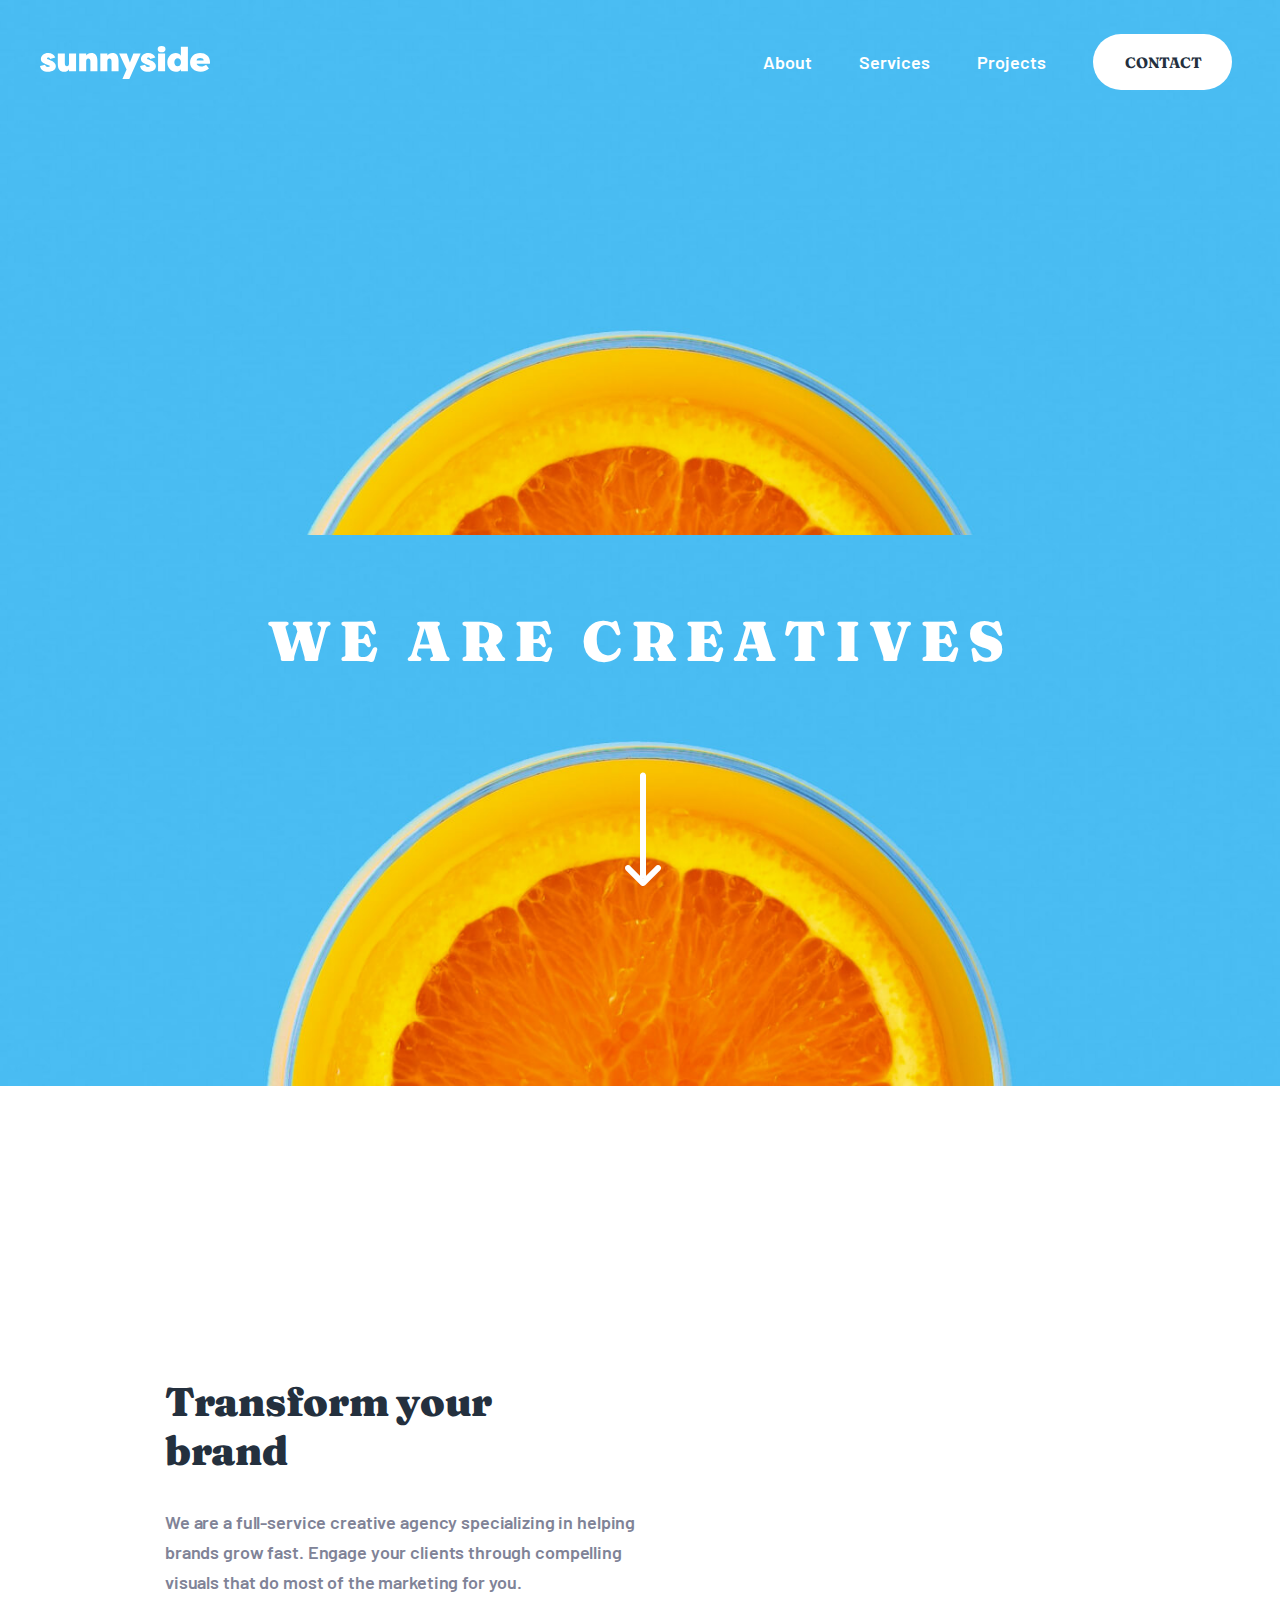
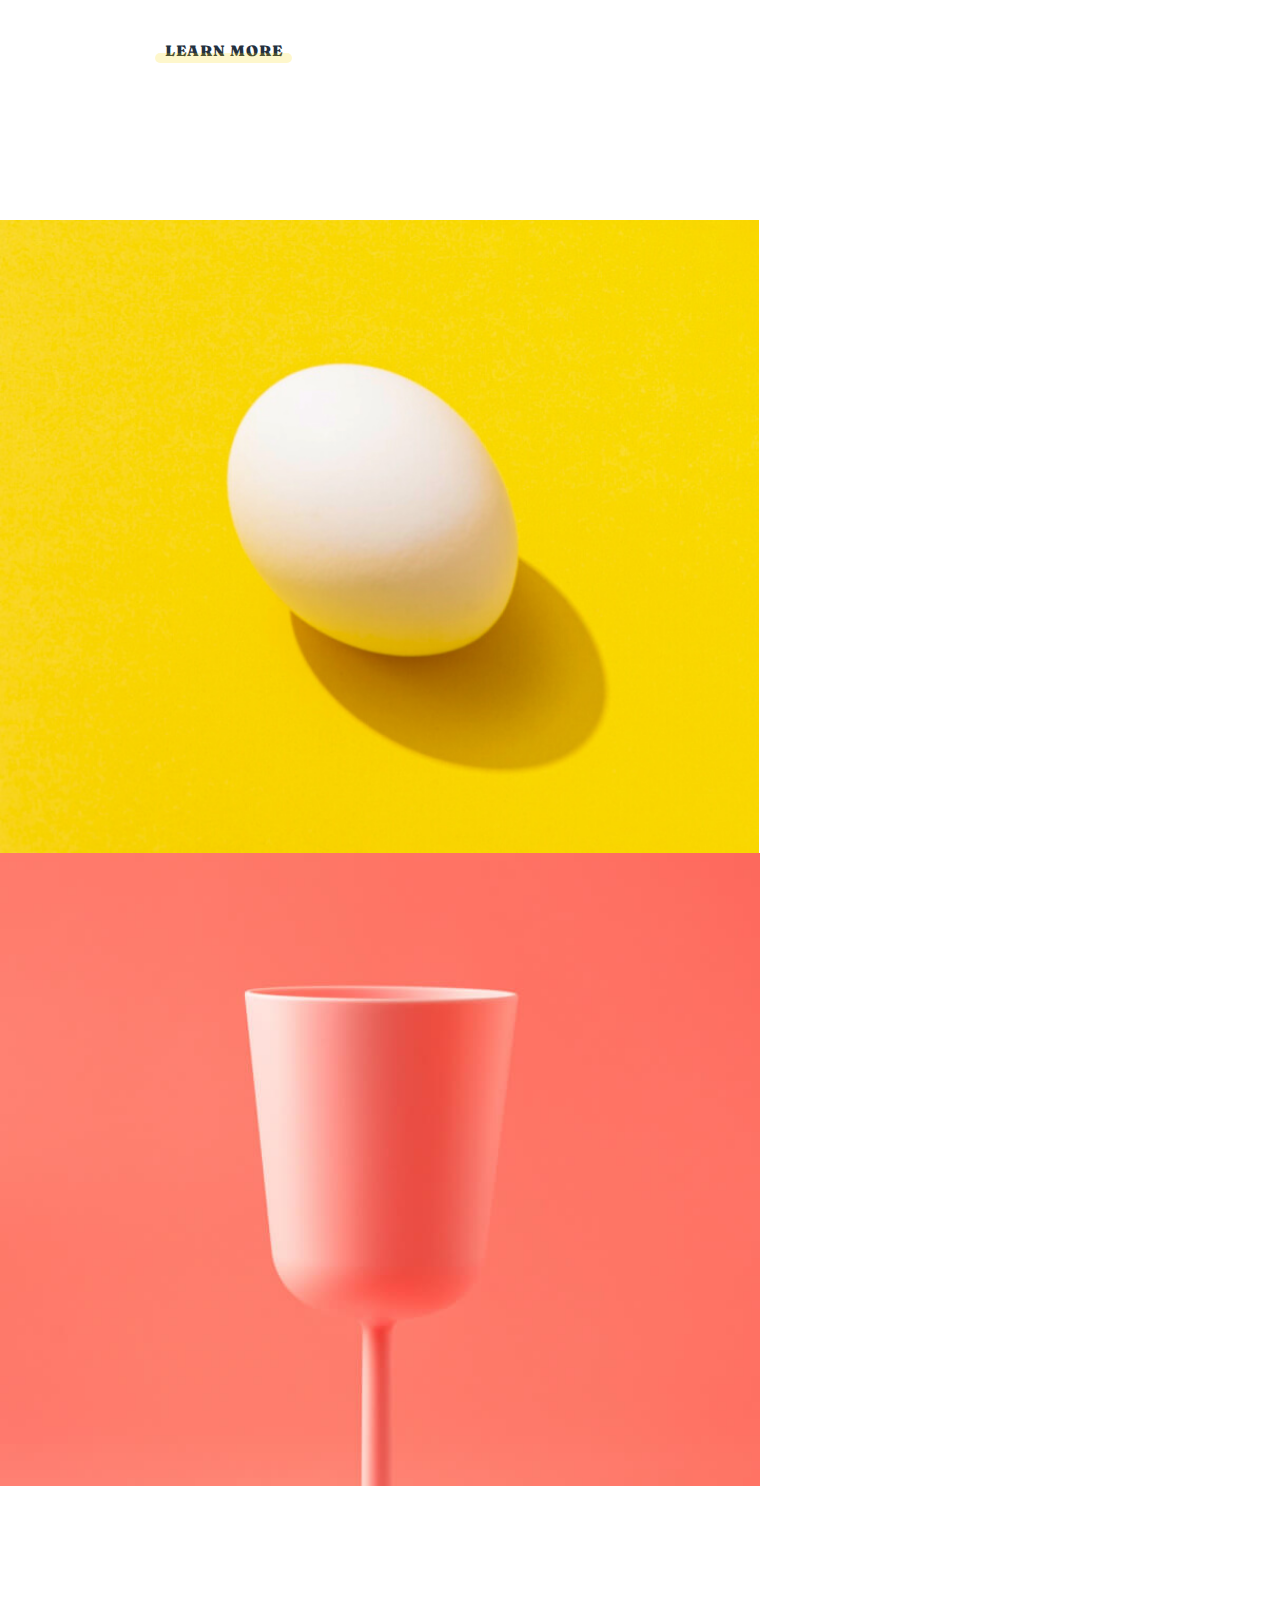
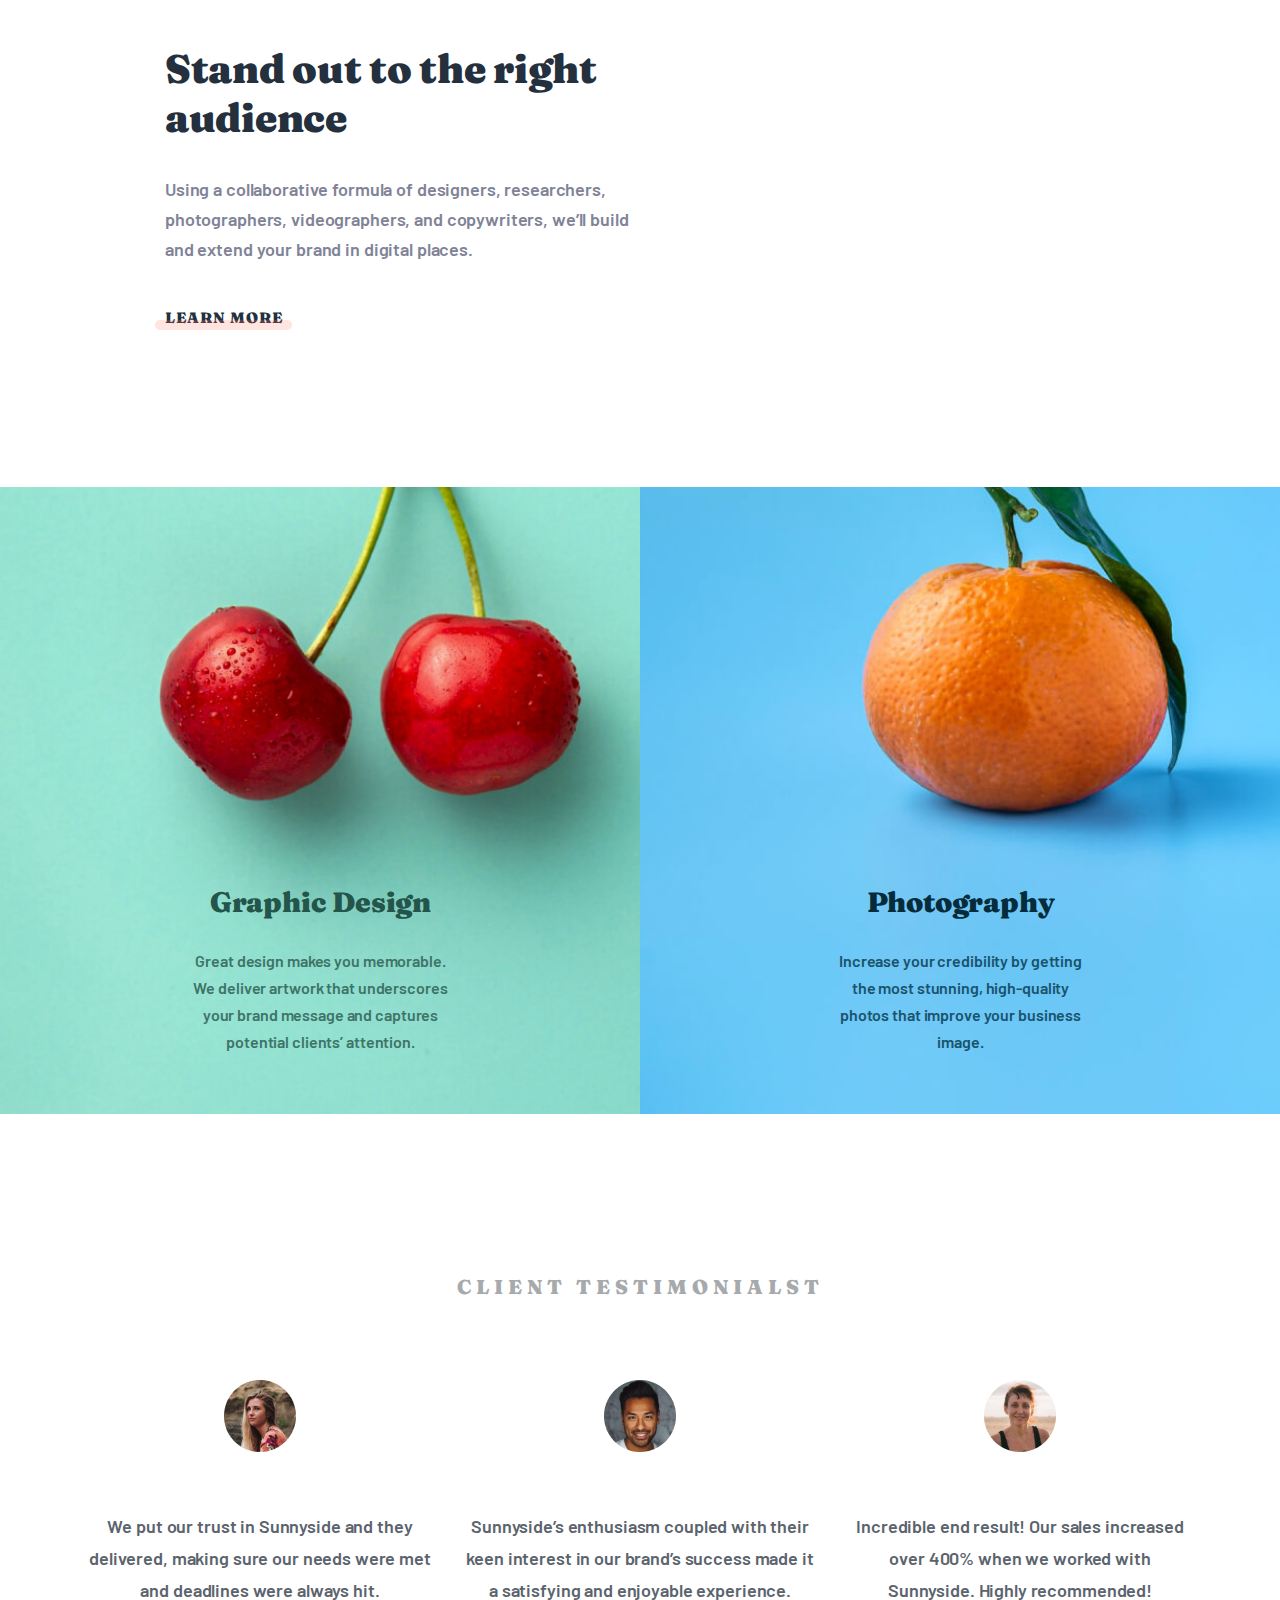
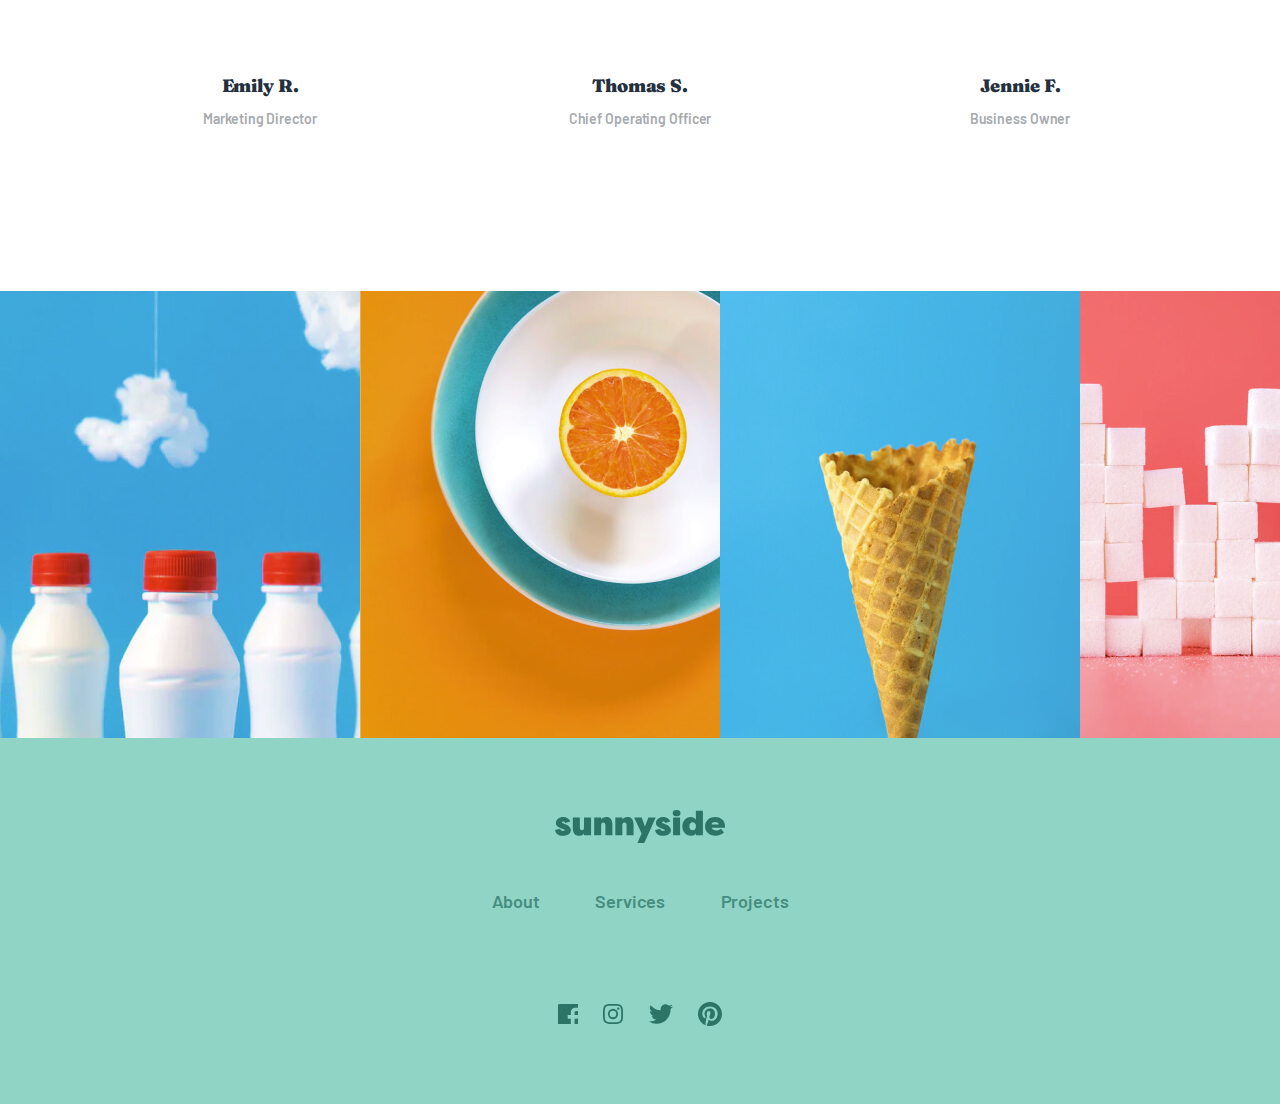
<file: index.html>
<!DOCTYPE html>
<html lang="en">

<head>
  <meta charset="UTF-8" />
  <meta http-equiv="X-UA-Compatible" content="IE=edge" />
  <meta name="viewport" content="width=device-width, initial-scale=1.0" />
  <title>Sunnyside</title>
  <link rel="stylesheet" href="css/main.min.css" />
</head>

<body>
  <!-- HEADER -->
  <header class="site-header">
    <a class="site-header__site-logo" href="./index.html">
      <svg width="170" height="33" viewBox="0 0 170 33" fill="currentColor" xmlns="http://www.w3.org/2000/svg">
        <path fill-rule="evenodd" clip-rule="evenodd"
          d="M121.588 6.28571C122.839 6.28571 123.806 5.98965 124.489 5.39752C125.171 4.80538 125.512 4.05383 125.512 3.14286C125.512 2.20911 125.182 1.45186 124.523 0.871118C123.863 0.290373 122.885 0 121.588 0C120.291 0 119.313 0.290373 118.653 0.871118C117.994 1.45186 117.664 2.20911 117.664 3.14286C117.664 4.05383 118.005 4.80538 118.688 5.39752C119.37 5.98965 120.337 6.28571 121.588 6.28571ZM13.6495 24.2376C12.1708 25.2283 10.3054 25.7236 8.05322 25.7236C3.32139 25.7236 0.636978 23.7992 0 19.9503L5.11857 18.7888C5.43706 20.2464 6.41528 20.9752 8.05322 20.9752C9.16793 20.9752 9.72529 20.6791 9.72529 20.087C9.72529 19.882 9.65135 19.7169 9.50348 19.5916C9.35561 19.4664 9.03144 19.3126 8.53096 19.1304L6.48353 18.3789L5.90342 18.1739C5.49394 18.0373 5.16976 17.9177 4.93089 17.8152C4.69203 17.7127 4.3451 17.5476 3.89012 17.3199C3.43513 17.0921 3.05977 16.8473 2.76403 16.5854C2.46829 16.3235 2.16118 16.016 1.84269 15.663C1.5242 15.31 1.28533 14.9001 1.12609 14.4332C0.966842 13.9664 0.887219 13.4596 0.887219 12.913C0.887219 11.1594 1.58107 9.73602 2.96877 8.64286C4.35647 7.54969 6.09679 7.00311 8.18972 7.00311C11.6931 7.00311 14.059 8.52899 15.2875 11.5807L10.203 13.0155C9.74804 12.059 9.05419 11.5807 8.12147 11.5807C7.37075 11.5807 6.99538 11.8654 6.99538 12.4348C6.99538 12.6398 7.08638 12.8106 7.26837 12.9472C7.45037 13.0839 7.75748 13.2205 8.18972 13.3571L10.1689 14.177C13.8543 15.4524 15.7538 17.3654 15.8676 19.9161C15.8676 21.8064 15.1282 23.2469 13.6495 24.2376ZM29.0345 23.1273C27.9653 24.8582 26.3046 25.7236 24.0524 25.7236C19.8893 25.7236 17.8078 23.1159 17.8078 17.9006V7.37888H24.8373V17.2174C24.8373 19.2443 25.5425 20.2578 26.9529 20.2578C28.3406 20.2578 29.0345 19.2443 29.0345 17.2174V7.37888H36.064V25.3478H29.0345V23.1273ZM46.1939 25.3478V15.5093C46.1939 13.4824 46.8878 12.4689 48.2755 12.4689C49.6859 12.4689 50.3911 13.4824 50.3911 15.5093V25.3478H57.4206V14.8261C57.4206 9.61077 55.3391 7.00311 51.176 7.00311C48.9238 7.00311 47.2631 7.86853 46.1939 9.59938V7.37888H39.1644V25.3478H46.1939ZM67.3458 15.5093V25.3478H60.3163V7.37888H67.3458V9.59938C68.415 7.86853 70.0757 7.00311 72.3279 7.00311C76.491 7.00311 78.5725 9.61077 78.5725 14.8261V25.3478H71.543V15.5093C71.543 13.4824 70.8378 12.4689 69.4274 12.4689C68.0396 12.4689 67.3458 13.4824 67.3458 15.5093ZM89.3167 33L100.714 7.37888H93.3774L89.8968 16.5683L86.7915 7.37888H79.1136L86.5868 23.6056L82.4237 33H89.3167ZM113.71 24.2376C112.232 25.2283 110.366 25.7236 108.114 25.7236C103.382 25.7236 100.698 23.7992 100.061 19.9503L105.179 18.7888C105.498 20.2464 106.476 20.9752 108.114 20.9752C109.229 20.9752 109.786 20.6791 109.786 20.087C109.786 19.882 109.712 19.7169 109.564 19.5916C109.416 19.4664 109.092 19.3126 108.592 19.1304L106.544 18.3789L105.964 18.1739C105.555 18.0373 105.231 17.9177 104.992 17.8152C104.753 17.7127 104.406 17.5476 103.951 17.3199C103.496 17.0921 103.121 16.8473 102.825 16.5854C102.529 16.3235 102.222 16.016 101.903 15.663C101.585 15.31 101.346 14.9001 101.187 14.4332C101.028 13.9664 100.948 13.4596 100.948 12.913C100.948 11.1594 101.642 9.73602 103.03 8.64286C104.417 7.54969 106.158 7.00311 108.251 7.00311C111.754 7.00311 114.12 8.52899 115.348 11.5807L110.264 13.0155C109.809 12.059 109.115 11.5807 108.182 11.5807C107.432 11.5807 107.056 11.8654 107.056 12.4348C107.056 12.6398 107.147 12.8106 107.329 12.9472C107.511 13.0839 107.818 13.2205 108.251 13.3571L110.23 14.177C113.915 15.4524 115.815 17.3654 115.928 19.9161C115.928 21.8064 115.189 23.2469 113.71 24.2376ZM125.103 7.37888V25.3478H118.073V7.37888H125.103ZM135.745 25.7236C138.133 25.7236 139.839 24.8582 140.863 23.1273V25.3478H147.893V0.649068H140.863V9.63354C139.839 7.87992 138.133 7.00311 135.745 7.00311C133.333 7.00311 131.326 7.88561 129.722 9.65062C128.118 11.4156 127.316 13.6532 127.316 16.3634C127.316 19.0735 128.118 21.3111 129.722 23.0761C131.326 24.8411 133.333 25.7236 135.745 25.7236ZM135.25 19.2329C135.853 19.9845 136.655 20.3602 137.656 20.3602C138.656 20.3602 139.458 19.9845 140.061 19.2329C140.664 18.4814 140.966 17.5248 140.966 16.3634C140.966 15.2019 140.664 14.2453 140.061 13.4938C139.458 12.7422 138.656 12.3665 137.656 12.3665C136.655 12.3665 135.847 12.7422 135.233 13.4938C134.641 14.2453 134.345 15.2019 134.345 16.3634C134.345 17.5248 134.647 18.4814 135.25 19.2329ZM160.616 25.7236C164.188 25.7236 166.974 24.6874 168.976 22.6149L166.076 18.7205C164.643 19.882 163.027 20.4627 161.23 20.4627C159.865 20.4627 158.756 20.1553 157.903 19.5404C157.05 18.9255 156.623 18.3333 156.623 17.764H169.829C169.943 17.354 170 16.8188 170 16.1584C170 13.3344 169.073 11.1025 167.219 9.46273C165.365 7.82298 162.993 7.00311 160.104 7.00311C157.01 7.00311 154.565 7.92547 152.767 9.77019C150.97 11.6149 150.072 13.8354 150.072 16.4317C150.072 19.0963 151.021 21.3111 152.921 23.0761C154.821 24.8411 157.386 25.7236 160.616 25.7236ZM157.715 12.5885C157.033 13.0326 156.669 13.676 156.623 14.5186H163.653C163.607 13.6988 163.243 13.0611 162.561 12.6056C161.879 12.1501 161.071 11.9224 160.138 11.9224C159.205 11.9224 158.398 12.1444 157.715 12.5885Z"
          fill="currenColor" />
      </svg>
    </a>
    <nav class="site-header__nav">
      <ul class="site-header__list">
        <li class="site-header__item">
          <a class="site-header__item-link" href="#">About</a>
        </li>
        <li class="site-header__item">
          <a class="site-header__item-link" href="#">Services</a>
        </li>
        <li class="site-header__item">
          <a class="site-header__item-link" href="#">Projects</a>
        </li>
      </ul>
      <a class="site-header__btn" href="#">Contact</a>
    </nav>
    <button class="site-header__burger site-header__burger-js"></button>
  </header>
  <!-- MAIN -->
  <main class="site-main">
    <!-- SITE HERO -->

    <section class="site-hero"></section>

    <section class="site-hero">
      <h1 class="site-hero__title">We are creatives</h1>
    </section>

    <!-- YOUR BRAND -->
    <section class="your-brand">
      <h2 class="visually-hidden">Your brand</h2>
      <ul class="your-brand__list">
        <li class="your-brand__item">
          <h3 class="your-brand__item-title">Transform your brand</h3>
          <p class="your-brand__desc">We are a full-service creative agency specializing in helping brands grow fast. Engage your clients through compelling visuals that do most of the marketing for you.</p>
          <a class="your-brand__item-link" href="#">Learn more</a>
        </li>
        <li class="your-brand__itemi">
          <img class="your-brand__item-img" src="./img/egg.jpg" alt="egg" width="759" height="600">
        </li>
        <li class="your-brand__itemi">
          <img class="your-brand__item-img" src="./img/glass.jpg" alt="glass" width="760" height="600">
        </li>
        <li class="your-brand__item">
          <h3 class="your-brand__item-title">Stand out to the right audience</h3>
          <p class="your-brand__desc">Using a collaborative formula of designers, researchers, photographers, videographers, and copywriters, we’ll build and extend your brand in digital places. </p>
          <a class="your-brand__item-links" href="#">Learn more</a>
        </li>
      </ul>
      <ul class="your-brand__lists">
        <li class="your-brand__items">
          <h3 class="your-brand__item-titles">Graphic Design</h3>
          <p class="your-brand__descs">Great design makes you memorable. We deliver artwork that underscores your brand message and captures potential clients’ attention.</p>
        </li>
        <li class="your-brand__items your-brand__items--bg">
          <h3 class="your-brand__item-titles your-brand__item-titles--blue">Photography</h3>
          <p class="your-brand__descs your-brand__descs--blue">Increase your credibility by getting the most stunning, high-quality photos that improve your business image.</p>
        </li>
      </ul>
    </section>


    <!-- YOUR BRAND -->
    <section class="your-brand"></section>

    <!-- CLIENT -->
    <section class="client">
      <div class="container">
        <div class="client-inner">
          <div class="client-heading">
            <h2 class="client-heading__tittle">CLIENT TESTIMONIALSt</h2>
          </div>
          <ol class="client-list">
            <li class="client-item">
              <img class="client-item__img" src="./img/emaly.png" width="72" height="72" alt="Emily R." />
              <p class="client-item__text">
                We put our trust in Sunnyside and they delivered, making sure
                our needs were met and deadlines were always hit.
              </p>
              <strong class="client-item__tittle">Emily R.</strong>
              <p class="client-item__job">Marketing Director</p>
            </li>
            <li class="client-item">
              <img class="client-item__img" src="./img/thomos.png" width="72" height="72" alt="Thomas S." />
              <p class="client-item__text">
                Sunnyside’s enthusiasm coupled with their keen interest in our
                brand’s success made it a satisfying and enjoyable experience.
              </p>
              <strong class="client-item__tittle">Thomas S.</strong>
              <p class="client-item__job">Chief Operating Officer</p>
            </li>
            <li class="client-item">
              <img class="client-item__img" src="./img/jennie.png" width="72" height="72" alt="Jennie F." />
              <p class="client-item__text">
                Incredible end result! Our sales increased over 400% when we
                worked with Sunnyside. Highly recommended!
              </p>
              <strong class="client-item__tittle">Jennie F.</strong>
              <p class="client-item__job">Business Owner</p>
            </li>
          </ol>
        </div>
      </div>
    </section>
    <!-- IMAGES -->
    <section class="images">
      <div class="big-container">
        <div class="images-inner">
          <img class="images-inner__img" src="./img/milk.jpg" alt="milk" />
          <img class="images-inner__img" src="./img/limon-milk.jpg" alt="limon-milk" />
          <img class="images-inner__img" src="./img/ice-cream.jpg" alt="ice-cream" />
          <img class="images-inner__img" src="./img/squares.jpg" alt="squares" />
        </div>
      </div>
    </section>
  </main>
  <!-- FOOTER -->
  <footer class="site-footer">
    <div class="container">
      <div class="site-footer__inner">
        <a class="site-footer__logo" href="./index.html">
          <img class="site-footer__link" src="./img/site-logo.svg" width="170" height="33" alt="site logo">
        </a>
        <nav class="site-footer__nav">
          <ul class="site-footer__list">
            <li class="site-footer__item">
              <a class="site-footer__link" href="#">About</a>
            </li>
            <li class="site-footer__item">
              <a class="site-footer__link" href="#">Services</a>
            </li>
            <li class="site-header__item">
              <a class="site-footer__link" href="#">Projects</a>
            </li>
          </ul>
        </nav>
        <ul class="site-footer__net">
          <li class="site-footer__link">
            <a class="site-footer__icon" href="#">
              <svg width="20" height="20" fill="currentColor" xmlns="http://www.w3.org/2000/svg">
                <path
                  d="M22.675 0H1.325C.593 0 0 .593 0 1.325v21.351C0 23.407.593 24 1.325 24H12.82v-9.294H9.692v-3.622h3.128V8.413c0-3.1 1.893-4.788 4.659-4.788 1.325 0 2.463.099 2.795.143v3.24l-1.918.001c-1.504 0-1.795.715-1.795 1.763v2.313h3.587l-.467 3.622h-3.12V24h6.116c.73 0 1.323-.593 1.323-1.325V1.325C24 .593 23.407 0 22.675 0Z"
                  fill="#currentColor" /></svg>
            </a>
          </li>
          <li class="site-footer__link">
            <a class="site-footer__icon" href="#">
              <svg width="20" height="20" fill="currentColor" xmlns="http://www.w3.org/2000/svg">
                <path fill-rule="evenodd" clip-rule="evenodd"
                  d="M10 0C7.284 0 6.944.012 5.878.06 2.246.227.228 2.242.06 5.877.01 6.944 0 7.284 0 10s.012 3.057.06 4.123c.167 3.632 2.182 5.65 5.817 5.817 1.067.048 1.407.06 4.123.06s3.057-.012 4.123-.06c3.629-.167 5.652-2.182 5.816-5.817.05-1.066.061-1.407.061-4.123s-.012-3.056-.06-4.122C19.777 2.249 17.76.228 14.124.06 13.057.01 12.716 0 10 0Zm0 1.802c2.67 0 2.987.01 4.042.059 2.71.123 3.975 1.409 4.099 4.099.048 1.054.057 1.37.057 4.04 0 2.672-.01 2.988-.057 4.042-.124 2.687-1.387 3.975-4.1 4.099-1.054.048-1.37.058-4.041.058-2.67 0-2.987-.01-4.04-.058-2.717-.124-3.977-1.416-4.1-4.1-.048-1.054-.058-1.37-.058-4.041 0-2.67.01-2.986.058-4.04.124-2.69 1.387-3.977 4.1-4.1 1.054-.048 1.37-.058 4.04-.058ZM4.865 10a5.135 5.135 0 1 1 10.27 0 5.135 5.135 0 0 1-10.27 0ZM10 13.333a3.333 3.333 0 1 1 0-6.665 3.333 3.333 0 0 1 0 6.665Zm4.137-8.67a1.2 1.2 0 1 1 2.401 0 1.2 1.2 0 0 1-2.4 0Z"
                  fill="currentColor" /></svg>
            </a>
          </li>
          <li class="site-footer__link">
            <a class="site-footer__icon" href="#">
              <svg width="24" height="20" fill="currentColor" xmlns="http://www.w3.org/2000/svg">
                <path
                  d="M24 2.557a9.83 9.83 0 0 1-2.828.775A4.932 4.932 0 0 0 23.337.608a9.864 9.864 0 0 1-3.127 1.195A4.916 4.916 0 0 0 16.616.248c-3.179 0-5.515 2.966-4.797 6.045A13.978 13.978 0 0 1 1.671 1.149a4.93 4.93 0 0 0 1.523 6.574 4.903 4.903 0 0 1-2.229-.616c-.054 2.281 1.581 4.415 3.949 4.89a4.935 4.935 0 0 1-2.224.084 4.928 4.928 0 0 0 4.6 3.419A9.9 9.9 0 0 1 0 17.54a13.94 13.94 0 0 0 7.548 2.212c9.142 0 14.307-7.721 13.995-14.646A10.025 10.025 0 0 0 24 2.557Z"
                  fill="#currentColor" /></svg>
            </a>
          </li>
          <li class="site-footer__link">
            <a class="site-footer__icon" href="#">
              <svg width="24" height="24" fill="currentColor" xmlns="http://www.w3.org/2000/svg">
                <path
                  d="M12 0C5.373 0 0 5.372 0 12c0 5.084 3.163 9.426 7.627 11.174-.105-.949-.2-2.405.042-3.441.218-.937 1.407-5.965 1.407-5.965s-.359-.719-.359-1.782c0-1.668.967-2.914 2.171-2.914 1.023 0 1.518.769 1.518 1.69 0 1.029-.655 2.568-.994 3.995-.283 1.194.599 2.169 1.777 2.169 2.133 0 3.772-2.249 3.772-5.495 0-2.873-2.064-4.882-5.012-4.882-3.414 0-5.418 2.561-5.418 5.207 0 1.031.397 2.138.893 2.738a.36.36 0 0 1 .083.345l-.333 1.36c-.053.22-.174.267-.402.161-1.499-.698-2.436-2.889-2.436-4.649 0-3.785 2.75-7.262 7.929-7.262 4.163 0 7.398 2.967 7.398 6.931 0 4.136-2.607 7.464-6.227 7.464-1.216 0-2.359-.631-2.75-1.378l-.748 2.853c-.271 1.043-1.002 2.35-1.492 3.146C9.57 23.812 10.763 24 12 24c6.627 0 12-5.373 12-12 0-6.628-5.373-12-12-12Z"
                  fill="#currentColor" /></svg>
            </a>
          </li>
        </ul>
      </div>
    </div>
  </footer>

  <script src="js/main.js"></script>
</body>

</html>
</file>
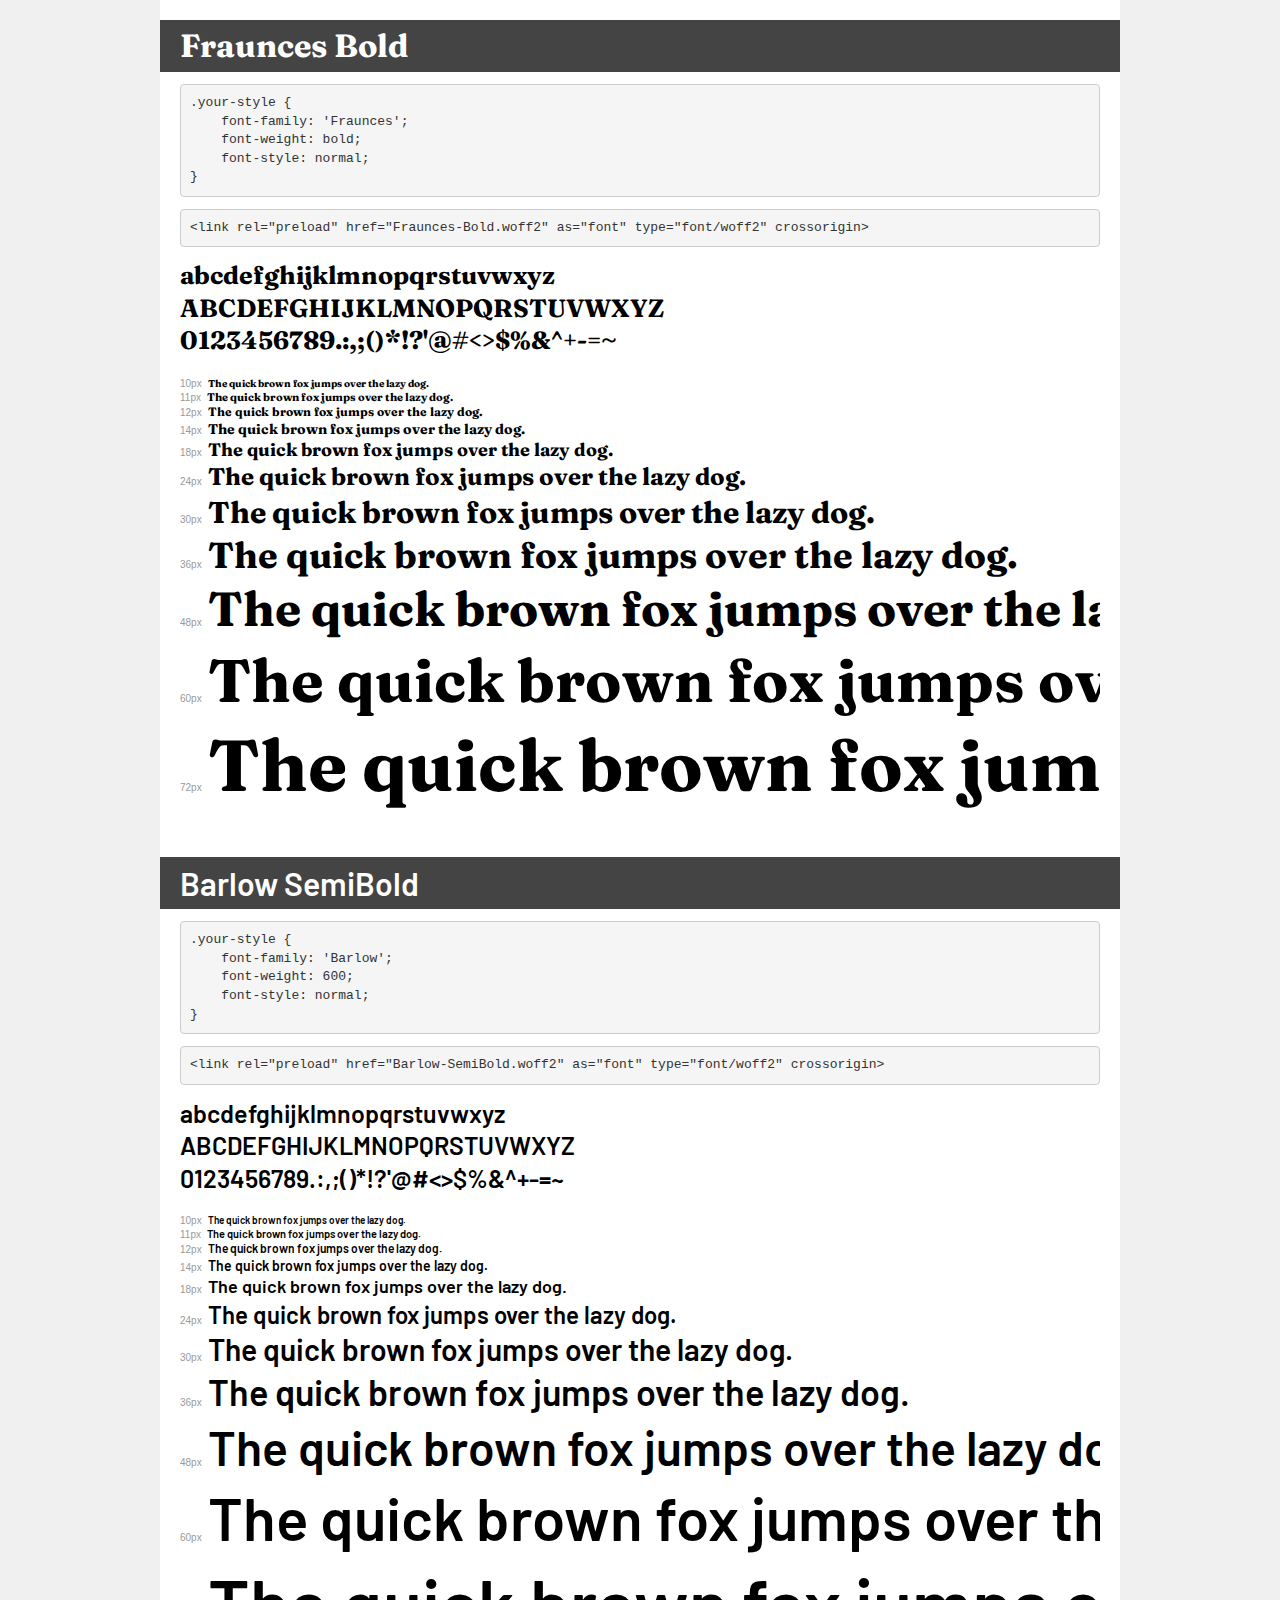
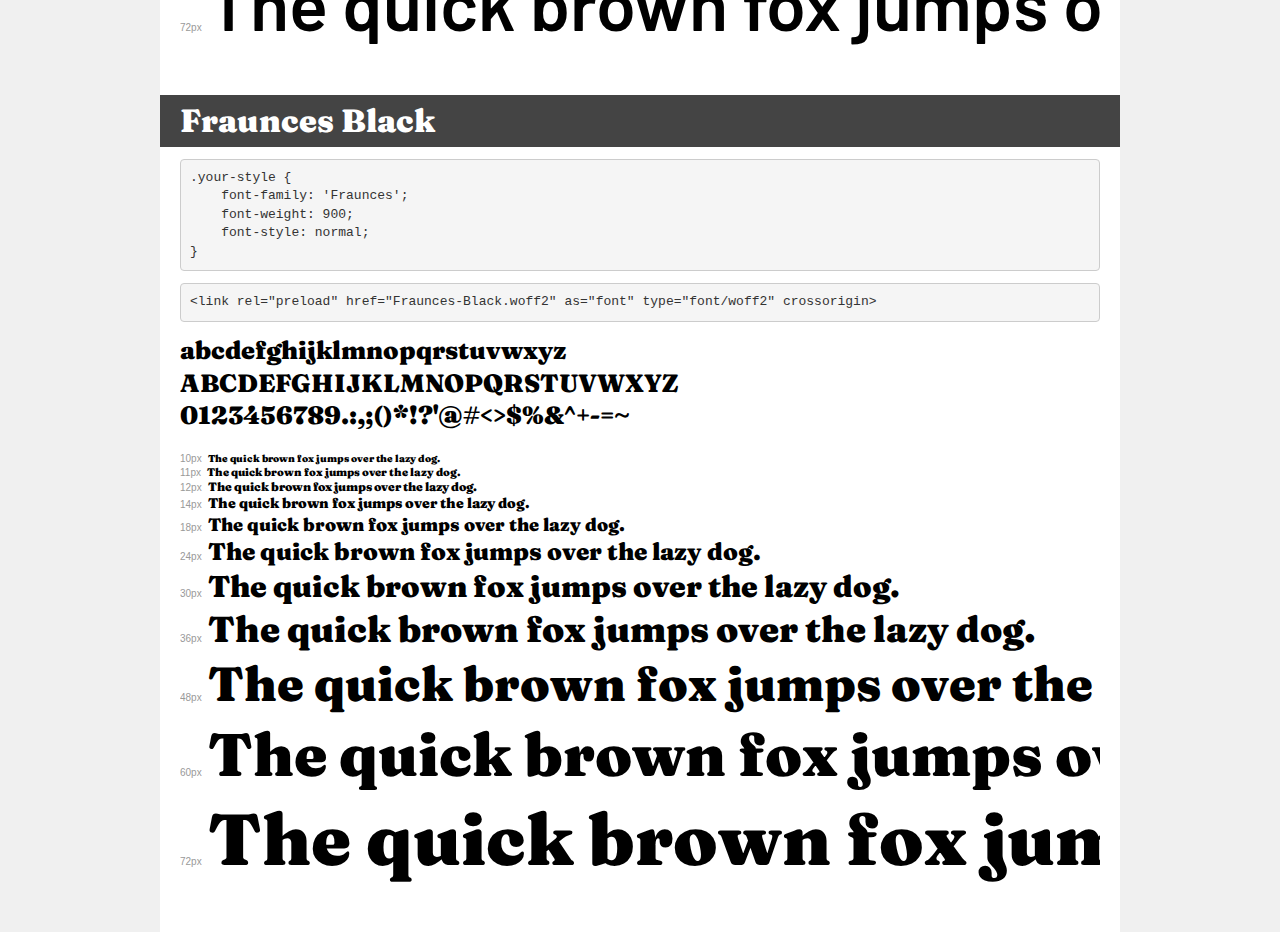
<file: fonts/demo.html>
<!DOCTYPE html>
<html lang="en">
<head>
    <meta charset="utf-8">
    <meta http-equiv="X-UA-Compatible" content="IE=edge">
    <meta name="viewport" content="width=device-width, initial-scale=1">
    <meta name="robots" content="noindex, noarchive">
    <meta name="format-detection" content="telephone=no">
    <title>Transfonter demo</title>
    <link href="stylesheet.css" rel="stylesheet">
    <style>
        /*
        http://meyerweb.com/eric/tools/css/reset/
        v2.0 | 20110126
        License: none (public domain)
        */
        html, body, div, span, applet, object, iframe,
        h1, h2, h3, h4, h5, h6, p, blockquote, pre,
        a, abbr, acronym, address, big, cite, code,
        del, dfn, em, img, ins, kbd, q, s, samp,
        small, strike, strong, sub, sup, tt, var,
        b, u, i, center,
        dl, dt, dd, ol, ul, li,
        fieldset, form, label, legend,
        table, caption, tbody, tfoot, thead, tr, th, td,
        article, aside, canvas, details, embed,
        figure, figcaption, footer, header, hgroup,
        menu, nav, output, ruby, section, summary,
        time, mark, audio, video {
            margin: 0;
            padding: 0;
            border: 0;
            font-size: 100%;
            font: inherit;
            vertical-align: baseline;
        }
        /* HTML5 display-role reset for older browsers */
        article, aside, details, figcaption, figure,
        footer, header, hgroup, menu, nav, section {
            display: block;
        }
        body {
            line-height: 1;
        }
        ol, ul {
            list-style: none;
        }
        blockquote, q {
            quotes: none;
        }
        blockquote:before, blockquote:after,
        q:before, q:after {
            content: '';
            content: none;
        }
        table {
            border-collapse: collapse;
            border-spacing: 0;
        }
        /* demo styles */
        body {
            background: #f0f0f0;
            color: #000;
        }
        .page {
            background: #fff;
            width: 920px;
            margin: 0 auto;
            padding: 20px 20px 0 20px;
            overflow: hidden;
        }
        .font-container {
            overflow-x: auto;
            overflow-y: hidden;
            margin-bottom: 40px;
            line-height: 1.3;
            white-space: nowrap;
            padding-bottom: 5px;
        }
        h1 {
            position: relative;
            background: #444;
            font-size: 32px;
            color: #fff;
            padding: 10px 20px;
            margin: 0 -20px 12px -20px;
        }
        .letters {
            font-size: 25px;
            margin-bottom: 20px;
        }
        .s10:before {
            content: '10px';
        }
        .s11:before {
            content: '11px';
        }
        .s12:before {
            content: '12px';
        }
        .s14:before {
            content: '14px';
        }
        .s18:before {
            content: '18px';
        }
        .s24:before {
            content: '24px';
        }
        .s30:before {
            content: '30px';
        }
        .s36:before {
            content: '36px';
        }
        .s48:before {
            content: '48px';
        }
        .s60:before {
            content: '60px';
        }
        .s72:before {
            content: '72px';
        }
        .s10:before, .s11:before, .s12:before, .s14:before,
        .s18:before, .s24:before, .s30:before, .s36:before,
        .s48:before, .s60:before, .s72:before {
            font-family: Arial, sans-serif;
            font-size: 10px;
            font-weight: normal;
            font-style: normal;
            color: #999;
            padding-right: 6px;
        }
        pre {
            display: block;
            padding: 9px;
            margin: 0 0 12px;
            font-family: Monaco, Menlo, Consolas, "Courier New", monospace;
            font-size: 13px;
            line-height: 1.428571429;
            color: #333;
            font-weight: normal;
            font-style: normal;
            background-color: #f5f5f5;
            border: 1px solid #ccc;
            overflow-x: auto;
            border-radius: 4px;
        }
        /* responsive */
        @media (max-width: 959px) {
            .page {
                width: auto;
                margin: 0;
            }
        }
    </style>
</head>
<body>
<div class="page">
    <div class="demo">
        <h1 style="font-family: 'Fraunces'; font-weight: bold; font-style: normal;">Fraunces Bold</h1>
        <pre title="Usage">.your-style {
    font-family: 'Fraunces';
    font-weight: bold;
    font-style: normal;
}</pre>
        <pre title="Preload (optional)">
&lt;link rel=&quot;preload&quot; href=&quot;Fraunces-Bold.woff2&quot; as=&quot;font&quot; type=&quot;font/woff2&quot; crossorigin&gt;</pre>
        <div class="font-container" style="font-family: 'Fraunces'; font-weight: bold; font-style: normal;">
            <p class="letters">
                abcdefghijklmnopqrstuvwxyz<br>
ABCDEFGHIJKLMNOPQRSTUVWXYZ<br>
                0123456789.:,;()*!?'@#&lt;&gt;$%&^+-=~
            </p>
            <p class="s10" style="font-size: 10px;">The quick brown fox jumps over the lazy dog.</p>
            <p class="s11" style="font-size: 11px;">The quick brown fox jumps over the lazy dog.</p>
            <p class="s12" style="font-size: 12px;">The quick brown fox jumps over the lazy dog.</p>
            <p class="s14" style="font-size: 14px;">The quick brown fox jumps over the lazy dog.</p>
            <p class="s18" style="font-size: 18px;">The quick brown fox jumps over the lazy dog.</p>
            <p class="s24" style="font-size: 24px;">The quick brown fox jumps over the lazy dog.</p>
            <p class="s30" style="font-size: 30px;">The quick brown fox jumps over the lazy dog.</p>
            <p class="s36" style="font-size: 36px;">The quick brown fox jumps over the lazy dog.</p>
            <p class="s48" style="font-size: 48px;">The quick brown fox jumps over the lazy dog.</p>
            <p class="s60" style="font-size: 60px;">The quick brown fox jumps over the lazy dog.</p>
            <p class="s72" style="font-size: 72px;">The quick brown fox jumps over the lazy dog.</p>
        </div>
    </div>

    <div class="demo">
        <h1 style="font-family: 'Barlow'; font-weight: 600; font-style: normal;">Barlow SemiBold</h1>
        <pre title="Usage">.your-style {
    font-family: 'Barlow';
    font-weight: 600;
    font-style: normal;
}</pre>
        <pre title="Preload (optional)">
&lt;link rel=&quot;preload&quot; href=&quot;Barlow-SemiBold.woff2&quot; as=&quot;font&quot; type=&quot;font/woff2&quot; crossorigin&gt;</pre>
        <div class="font-container" style="font-family: 'Barlow'; font-weight: 600; font-style: normal;">
            <p class="letters">
                abcdefghijklmnopqrstuvwxyz<br>
ABCDEFGHIJKLMNOPQRSTUVWXYZ<br>
                0123456789.:,;()*!?'@#&lt;&gt;$%&^+-=~
            </p>
            <p class="s10" style="font-size: 10px;">The quick brown fox jumps over the lazy dog.</p>
            <p class="s11" style="font-size: 11px;">The quick brown fox jumps over the lazy dog.</p>
            <p class="s12" style="font-size: 12px;">The quick brown fox jumps over the lazy dog.</p>
            <p class="s14" style="font-size: 14px;">The quick brown fox jumps over the lazy dog.</p>
            <p class="s18" style="font-size: 18px;">The quick brown fox jumps over the lazy dog.</p>
            <p class="s24" style="font-size: 24px;">The quick brown fox jumps over the lazy dog.</p>
            <p class="s30" style="font-size: 30px;">The quick brown fox jumps over the lazy dog.</p>
            <p class="s36" style="font-size: 36px;">The quick brown fox jumps over the lazy dog.</p>
            <p class="s48" style="font-size: 48px;">The quick brown fox jumps over the lazy dog.</p>
            <p class="s60" style="font-size: 60px;">The quick brown fox jumps over the lazy dog.</p>
            <p class="s72" style="font-size: 72px;">The quick brown fox jumps over the lazy dog.</p>
        </div>
    </div>

    <div class="demo">
        <h1 style="font-family: 'Fraunces'; font-weight: 900; font-style: normal;">Fraunces Black</h1>
        <pre title="Usage">.your-style {
    font-family: 'Fraunces';
    font-weight: 900;
    font-style: normal;
}</pre>
        <pre title="Preload (optional)">
&lt;link rel=&quot;preload&quot; href=&quot;Fraunces-Black.woff2&quot; as=&quot;font&quot; type=&quot;font/woff2&quot; crossorigin&gt;</pre>
        <div class="font-container" style="font-family: 'Fraunces'; font-weight: 900; font-style: normal;">
            <p class="letters">
                abcdefghijklmnopqrstuvwxyz<br>
ABCDEFGHIJKLMNOPQRSTUVWXYZ<br>
                0123456789.:,;()*!?'@#&lt;&gt;$%&^+-=~
            </p>
            <p class="s10" style="font-size: 10px;">The quick brown fox jumps over the lazy dog.</p>
            <p class="s11" style="font-size: 11px;">The quick brown fox jumps over the lazy dog.</p>
            <p class="s12" style="font-size: 12px;">The quick brown fox jumps over the lazy dog.</p>
            <p class="s14" style="font-size: 14px;">The quick brown fox jumps over the lazy dog.</p>
            <p class="s18" style="font-size: 18px;">The quick brown fox jumps over the lazy dog.</p>
            <p class="s24" style="font-size: 24px;">The quick brown fox jumps over the lazy dog.</p>
            <p class="s30" style="font-size: 30px;">The quick brown fox jumps over the lazy dog.</p>
            <p class="s36" style="font-size: 36px;">The quick brown fox jumps over the lazy dog.</p>
            <p class="s48" style="font-size: 48px;">The quick brown fox jumps over the lazy dog.</p>
            <p class="s60" style="font-size: 60px;">The quick brown fox jumps over the lazy dog.</p>
            <p class="s72" style="font-size: 72px;">The quick brown fox jumps over the lazy dog.</p>
        </div>
    </div>

</div>
</body>
</html>
</file>
<file: fonts/stylesheet.css>
@font-face {
    font-family: 'Fraunces';
    src: url('Fraunces-Bold.woff2') format('woff2'),
        url('Fraunces-Bold.woff') format('woff');
    font-weight: bold;
    font-style: normal;
    font-display: swap;
}

@font-face {
    font-family: 'Barlow';
    src: url('Barlow-SemiBold.woff2') format('woff2'),
        url('Barlow-SemiBold.woff') format('woff');
    font-weight: 600;
    font-style: normal;
    font-display: swap;
}

@font-face {
    font-family: 'Fraunces';
    src: url('Fraunces-Black.woff2') format('woff2'),
        url('Fraunces-Black.woff') format('woff');
    font-weight: 900;
    font-style: normal;
    font-display: swap;
}
</file>
<file: css/main.min.css>
/*! normalize.css v8.0.1 | MIT License | github.com/necolas/normalize.css */html{line-height:1.15;-webkit-text-size-adjust:100%}body{margin:0}main{display:block}h1{font-size:2em;margin:0.67em 0}hr{-webkit-box-sizing:content-box;box-sizing:content-box;height:0;overflow:visible}pre{font-family:monospace, monospace;font-size:1em}a{background-color:transparent}abbr[title]{border-bottom:none;text-decoration:underline;-webkit-text-decoration:underline dotted;text-decoration:underline dotted}b,strong{font-weight:bolder}code,kbd,samp{font-family:monospace, monospace;font-size:1em}small{font-size:80%}sub,sup{font-size:75%;line-height:0;position:relative;vertical-align:baseline}sub{bottom:-0.25em}sup{top:-0.5em}img{border-style:none}button,input,optgroup,select,textarea{font-family:inherit;font-size:100%;line-height:1.15;margin:0}button,input{overflow:visible}button,select{text-transform:none}button,[type="button"],[type="reset"],[type="submit"]{-webkit-appearance:button}button::-moz-focus-inner,[type="button"]::-moz-focus-inner,[type="reset"]::-moz-focus-inner,[type="submit"]::-moz-focus-inner{border-style:none;padding:0}button:-moz-focusring,[type="button"]:-moz-focusring,[type="reset"]:-moz-focusring,[type="submit"]:-moz-focusring{outline:1px dotted ButtonText}fieldset{padding:0.35em 0.75em 0.625em}legend{-webkit-box-sizing:border-box;box-sizing:border-box;color:inherit;display:table;max-width:100%;padding:0;white-space:normal}progress{vertical-align:baseline}textarea{overflow:auto}[type="checkbox"],[type="radio"]{-webkit-box-sizing:border-box;box-sizing:border-box;padding:0}[type="number"]::-webkit-inner-spin-button,[type="number"]::-webkit-outer-spin-button{height:auto}[type="search"]{-webkit-appearance:textfield;outline-offset:-2px}[type="search"]::-webkit-search-decoration{-webkit-appearance:none}::-webkit-file-upload-button{-webkit-appearance:button;font:inherit}details{display:block}summary{display:list-item}template{display:none}[hidden]{display:none}@font-face{font-family:'Fraunces';src:url("../fonts/Fraunces-Bold.woff2") format("woff2"),url("../fonts/Fraunces-Bold.woff") format("woff");font-weight:bold;font-style:normal;font-display:swap}@font-face{font-family:'Barlow';src:url("../fonts/Barlow-SemiBold.woff2") format("woff2"),url("../fonts/Barlow-SemiBold.woff") format("woff");font-weight:600;font-style:normal;font-display:swap}@font-face{font-family:'Fraunces';src:url("../fonts/Fraunces-Black.woff2") format("woff2"),url("../fonts/Fraunces-Black.woff") format("woff");font-weight:900;font-style:normal;font-display:swap}html{-webkit-box-sizing:border-box;box-sizing:border-box;height:100%;scroll-behavior:smooth}*,*::before,*::after{-webkit-box-sizing:inherit;box-sizing:inherit}body{display:-webkit-box;display:-ms-flexbox;display:flex;-webkit-box-orient:vertical;-webkit-box-direction:normal;-ms-flex-direction:column;flex-direction:column;height:100%;padding:0;margin:0;overflow-x:hidden;font-weight:600;font-size:18px;line-height:25px;font-family:"Barlow" ,"Arial", sans-serif;background-color:#fff}img{max-width:100%;height:auto}.visually-hidden{position:absolute;width:1px;height:1px;margin:-1px;border:0;padding:0;clip:rect(0 0 0 0);overflow:hidden}.container{width:100%;max-width:1150px;padding-left:20px;padding-right:20px;margin-left:auto;margin-right:auto}.site-header{position:relative;z-index:1;display:-webkit-box;display:-ms-flexbox;display:flex;-webkit-box-pack:justify;-ms-flex-pack:justify;justify-content:space-between;-webkit-box-align:center;-ms-flex-align:center;align-items:center;padding-top:34px;padding-bottom:34px;padding-left:40px;padding-right:48px;background-image:url(../../img/hero-limon.jpg);background-repeat:no-repeat;background-size:cover;background-position:top}.site-header__site-logo{width:177px;height:33px;color:#fff}.site-header__site-logo:hover{opacity:0.7}.site-header__nav{display:-webkit-box;display:-ms-flexbox;display:flex;-webkit-box-align:center;-ms-flex-align:center;align-items:center}.site-header__list{margin:0;padding:0;list-style:none;display:-webkit-box;display:-ms-flexbox;display:flex;-webkit-box-align:center;-ms-flex-align:center;align-items:center;margin-right:47px}.site-header__item:not(:last-child){margin-right:47px}.site-header__item-link{color:#fff;text-decoration:none}.site-header__btn{display:inline-block;padding:16px 30px 15px 32px;color:#24303E;background-color:#fff;text-decoration:none;text-transform:uppercase;font-family:"Fraunces","Arial",sans-serif;font-weight:700;font-size:15px;line-height:25px;letter-spacing:-0.107143px;border-radius:28px}.site-header__btn:hover{color:#fff;background-color:#70b7db}.site-header__burger{display:none}@media only screen and (max-width: 520px){.site-header__site-logo{width:124px;height:24px}.site-header--active .site-header__nav{display:-webkit-box;display:-ms-flexbox;display:flex}.site-header__nav{position:absolute;z-index:1;top:100%;right:0;display:none;width:329px;-webkit-box-orient:vertical;-webkit-box-direction:normal;-ms-flex-direction:column;flex-direction:column}.site-header__list{-webkit-box-align:center;-ms-flex-align:center;align-items:center;-webkit-box-orient:vertical;-webkit-box-direction:normal;-ms-flex-direction:column;flex-direction:column;margin-right:0;margin-bottom:32px}.site-header__item:not(:last-child){margin-right:0;margin-bottom:32px}.site-header__item-link{color:#808397}.site-header__btn{background-color:#FBD600}.site-header__burger{width:24px;height:18px;display:block;background-color:#4cbbfc;background-image:url(../../img/mobile-nav.svg);border:none}}.site-hero{padding-top:71px;padding-bottom:340px;background-image:url(../../img/hero-limon.jpg);background-repeat:no-repeat;background-size:cover;background-position:0 -160px}.site-hero__title{margin:0;font-family:"Fraunces","Arial",sans-serif;font-weight:900;font-size:56px;line-height:69px;text-align:center;letter-spacing:8.75px;text-transform:uppercase;color:#fff}.site-hero__title::after{width:30px;height:107px;display:block;margin-top:97px;margin-left:auto;margin-right:auto;content:url(../../img/line.png)}@media only screen and (max-width: 520px){.site-hero{padding-top:88px;padding-bottom:146px;background-image:url(../../img/mobile-bg.jpg);background-repeat:no-repeat;background-size:cover}.site-hero__title{font-size:40px;line-height:49px;letter-spacing:6.25px}}.your-brand__list{margin:0;padding:0;list-style:none;display:-webkit-box;display:-ms-flexbox;display:flex;-ms-flex-wrap:wrap;flex-wrap:wrap}.your-brand__item{max-width:759px;padding:158px 110px 157px 165px}.your-brand__item-title{max-width:445px;margin:0;margin-bottom:32px;font-family:"Fraunces","Arial",sans-serif;font-weight:900;font-size:40px;line-height:49px;letter-spacing:-0.285714px;color:#24303E}.your-brand__desc{margin:0;margin-bottom:40px;font-weight:600;font-size:18px;line-height:30px;letter-spacing:-0.128571px;color:#808397}.your-brand__item-img{display:block}.your-brand__item-link{position:relative;z-index:1;display:inline-block;text-decoration:none;font-family:"Fraunces","Arial",sans-serif;font-weight:900;font-size:15px;line-height:25px;letter-spacing:1px;text-transform:uppercase;color:#24303E}.your-brand__item-link::after{position:absolute;z-index:1;top:15px;left:-10px;width:137px;height:10px;opacity:0.2;background-color:#FBD600;border-radius:28px;content:''}.your-brand__item-link:hover::after{opacity:1}.your-brand__item-links{position:relative;z-index:1;display:inline-block;text-decoration:none;font-family:"Fraunces","Arial",sans-serif;font-weight:900;font-size:15px;line-height:25px;letter-spacing:1px;text-transform:uppercase;color:#24303E}.your-brand__item-links::after{position:absolute;z-index:1;top:15px;left:-10px;width:137px;height:10px;opacity:0.2;background-color:#FE7766;border-radius:28px;content:''}.your-brand__item-links:hover::after{opacity:1}.your-brand__lists{margin:0;padding:0;list-style:none;display:-webkit-box;display:-ms-flexbox;display:flex;-webkit-box-align:center;-ms-flex-align:center;align-items:center}.your-brand__items{width:759px;padding-top:398px;padding-bottom:59px;padding-left:191px;padding-right:190px;background-image:url(../../img/cherry.jpg);background-repeat:no-repeat;background-size:cover}.your-brand__items--bg{background-image:url(../../img/orange.jpg)}.your-brand__item-titles{margin:0;margin-bottom:27px;font-family:"Fraunces","Arial",sans-serif;font-weight:900;font-size:28px;line-height:35px;text-align:center;letter-spacing:-0.2px;color:#24554A}.your-brand__item-titles--blue{color:#052C3B}.your-brand__descs{max-width:339px;margin:0;margin-left:auto;margin-right:auto;font-weight:600;font-size:16px;line-height:27px;text-align:center;letter-spacing:-0.114286px;color:#3E7467}.your-brand__descs--blue{color:#19536C}@media only screen and (max-width: 520px){.your-brand__lists{-webkit-box-orient:vertical;-webkit-box-direction:normal;-ms-flex-direction:column;flex-direction:column}.your-brand__items{width:520px}}


/*! normalize.css v8.0.1 | MIT License | github.com/necolas/normalize.css */html{line-height:1.15;-webkit-text-size-adjust:100%}body{margin:0}main{display:block}h1{font-size:2em;margin:0.67em 0}hr{-webkit-box-sizing:content-box;box-sizing:content-box;height:0;overflow:visible}pre{font-family:monospace, monospace;font-size:1em}a{background-color:transparent}abbr[title]{border-bottom:none;text-decoration:underline;-webkit-text-decoration:underline dotted;text-decoration:underline dotted}b,strong{font-weight:bolder}code,kbd,samp{font-family:monospace, monospace;font-size:1em}small{font-size:80%}sub,sup{font-size:75%;line-height:0;position:relative;vertical-align:baseline}sub{bottom:-0.25em}sup{top:-0.5em}img{border-style:none}button,input,optgroup,select,textarea{font-family:inherit;font-size:100%;line-height:1.15;margin:0}button,input{overflow:visible}button,select{text-transform:none}button,[type="button"],[type="reset"],[type="submit"]{-webkit-appearance:button}button::-moz-focus-inner,[type="button"]::-moz-focus-inner,[type="reset"]::-moz-focus-inner,[type="submit"]::-moz-focus-inner{border-style:none;padding:0}button:-moz-focusring,[type="button"]:-moz-focusring,[type="reset"]:-moz-focusring,[type="submit"]:-moz-focusring{outline:1px dotted ButtonText}fieldset{padding:0.35em 0.75em 0.625em}legend{-webkit-box-sizing:border-box;box-sizing:border-box;color:inherit;display:table;max-width:100%;padding:0;white-space:normal}progress{vertical-align:baseline}textarea{overflow:auto}[type="checkbox"],[type="radio"]{-webkit-box-sizing:border-box;box-sizing:border-box;padding:0}[type="number"]::-webkit-inner-spin-button,[type="number"]::-webkit-outer-spin-button{height:auto}[type="search"]{-webkit-appearance:textfield;outline-offset:-2px}[type="search"]::-webkit-search-decoration{-webkit-appearance:none}::-webkit-file-upload-button{-webkit-appearance:button;font:inherit}details{display:block}summary{display:list-item}template{display:none}[hidden]{display:none}@font-face{font-family:'Fraunces';src:url("../fonts/Fraunces-Bold.woff2") format("woff2"),url("../fonts/Fraunces-Bold.woff") format("woff");font-weight:bold;font-style:normal;font-display:swap}@font-face{font-family:'Barlow';src:url("../fonts/Barlow-SemiBold.woff2") format("woff2"),url("../fonts/Barlow-SemiBold.woff") format("woff");font-weight:600;font-style:normal;font-display:swap}@font-face{font-family:'Fraunces';src:url("../fonts/Fraunces-Black.woff2") format("woff2"),url("../fonts/Fraunces-Black.woff") format("woff");font-weight:900;font-style:normal;font-display:swap}html{-webkit-box-sizing:border-box;box-sizing:border-box;height:100%;scroll-behavior:smooth}*,*::before,*::after{-webkit-box-sizing:inherit;box-sizing:inherit;margin:0;padding:0}body{display:-webkit-box;display:-ms-flexbox;display:flex;-webkit-box-orient:vertical;-webkit-box-direction:normal;-ms-flex-direction:column;flex-direction:column;height:100%;padding:0;margin:0;overflow-x:hidden;font-weight:600;font-size:18px;line-height:25px;font-family:"Barlow" ,"Arial", sans-serif;background-color:#fff}img{max-width:100%;height:auto}.visually-hidden{position:absolute;width:1px;height:1px;margin:-1px;border:0;padding:0;clip:rect(0 0 0 0);overflow:hidden}.container{width:100%;max-width:1152px;padding-left:20px;padding-right:20px;margin-left:auto;margin-right:auto}.big-container{width:100%;max-width:1440px;padding-left:0px;padding-right:0px;margin-left:auto;margin-right:auto}.client-inner{-webkit-box-align:center;-ms-flex-align:center;align-items:center;padding:160px 0px}.client-heading{margin:0 auto}.client-heading__tittle{width:100%;font-family:Fraunces;font-weight:900;font-size:20px;line-height:25px;text-align:center;margin:0 auto;letter-spacing:5px;color:#a7aaad;text-transform:uppercase}.client-list{display:-webkit-box;display:-ms-flexbox;display:flex;-webkit-box-pack:justify;-ms-flex-pack:justify;justify-content:space-between;-webkit-box-align:center;-ms-flex-align:center;align-items:center;-ms-flex-flow:wrap;flex-flow:wrap;list-style:none;width:100%;max-width:1110px;margin:81px auto 0px}.client-item{display:-webkit-box;display:-ms-flexbox;display:flex;-webkit-box-align:center;-ms-flex-align:center;align-items:center;-webkit-box-orient:vertical;-webkit-box-direction:normal;-ms-flex-direction:column;flex-direction:column;width:100%;max-width:350px}.client-item__text{font-weight:600;font-size:18px;line-height:32px;text-align:center;margin:0;margin-top:58px;letter-spacing:-0.128571px;color:#5b636d}.client-item__tittle{font-family:Fraunces;font-weight:900;font-size:18px;line-height:22px;text-align:center;margin-top:69px;letter-spacing:-0.128571px;color:#24303e;cursor:pointer}.client-item__job{font-weight:600;font-size:14px;line-height:25px;text-align:center;margin:0;margin-top:9px;letter-spacing:-0.1px;color:#a7aaad}@media only screen and (max-width: 520px){.client-inner{padding:64px 0px 86px}.client-heading__tittle{font-size:16px;line-height:20px;letter-spacing:4px}.client-list{-webkit-box-orient:vertical;-webkit-box-direction:normal;-ms-flex-direction:column;flex-direction:column;width:100%;max-width:327px;margin:64px auto 0px;padding:0}.client-item{max-width:327px}.client-item+.client-item{margin-top:64px}.client-item__text{margin-top:32px}.client-item__tittle{margin-top:32px}}.images-inner{display:-webkit-box;display:-ms-flexbox;display:flex;-webkit-box-pack:justify;-ms-flex-pack:justify;justify-content:space-between;-webkit-box-align:center;-ms-flex-align:center;align-items:center}.images-inner__img{width:100%;max-width:360px;height:100%;max-height:447px}@media only screen and (max-width: 520px){.images-inner{margin:0 auto;-ms-flex-wrap:wrap;flex-wrap:wrap}.images-inner__img{width:100%;max-width:187px;height:100%;max-height:187px;-o-object-fit:cover;object-fit:cover}}.site-footer{background-color:#90d4c6}.site-footer__inner{text-align:center;padding:72px 0px}.site-footer__logo{display:inline-block;margin:0 auto}.site-footer__link{display:block}.site-footer__list{display:-webkit-box;display:-ms-flexbox;display:flex;-webkit-box-align:center;-ms-flex-align:center;align-items:center;-webkit-box-pack:justify;-ms-flex-pack:justify;justify-content:space-between;width:100%;max-width:297px;margin:40px auto 0px;list-style:none}.site-footer__link{display:block;font-weight:600;font-size:18px;line-height:25px;letter-spacing:-0.128571px;color:#458d7e;text-decoration:none}.site-footer__link:hover{color:#ffff;-webkit-transition:all 0.15s ease;transition:all 0.15s ease}.site-footer__net{display:block;display:-webkit-box;display:-ms-flexbox;display:flex;-webkit-box-align:center;-ms-flex-align:center;align-items:center;-webkit-box-pack:justify;-ms-flex-pack:justify;justify-content:space-between;width:100%;max-width:164px;margin:88px auto 0;list-style:none}.site-footer__icon{color:#2C7566}.site-footer__icon:hover{color:#ffff}@media only screen and (max-width: 520px){.site-footer__inner{padding:64px 0px 80px}}

/*! normalize.css v8.0.1 | MIT License | github.com/necolas/normalize.css */html{line-height:1.15;-webkit-text-size-adjust:100%}body{margin:0}main{display:block}h1{font-size:2em;margin:0.67em 0}hr{-webkit-box-sizing:content-box;box-sizing:content-box;height:0;overflow:visible}pre{font-family:monospace, monospace;font-size:1em}a{background-color:transparent}abbr[title]{border-bottom:none;text-decoration:underline;-webkit-text-decoration:underline dotted;text-decoration:underline dotted}b,strong{font-weight:bolder}code,kbd,samp{font-family:monospace, monospace;font-size:1em}small{font-size:80%}sub,sup{font-size:75%;line-height:0;position:relative;vertical-align:baseline}sub{bottom:-0.25em}sup{top:-0.5em}img{border-style:none}button,input,optgroup,select,textarea{font-family:inherit;font-size:100%;line-height:1.15;margin:0}button,input{overflow:visible}button,select{text-transform:none}button,[type="button"],[type="reset"],[type="submit"]{-webkit-appearance:button}button::-moz-focus-inner,[type="button"]::-moz-focus-inner,[type="reset"]::-moz-focus-inner,[type="submit"]::-moz-focus-inner{border-style:none;padding:0}button:-moz-focusring,[type="button"]:-moz-focusring,[type="reset"]:-moz-focusring,[type="submit"]:-moz-focusring{outline:1px dotted ButtonText}fieldset{padding:0.35em 0.75em 0.625em}legend{-webkit-box-sizing:border-box;box-sizing:border-box;color:inherit;display:table;max-width:100%;padding:0;white-space:normal}progress{vertical-align:baseline}textarea{overflow:auto}[type="checkbox"],[type="radio"]{-webkit-box-sizing:border-box;box-sizing:border-box;padding:0}[type="number"]::-webkit-inner-spin-button,[type="number"]::-webkit-outer-spin-button{height:auto}[type="search"]{-webkit-appearance:textfield;outline-offset:-2px}[type="search"]::-webkit-search-decoration{-webkit-appearance:none}::-webkit-file-upload-button{-webkit-appearance:button;font:inherit}details{display:block}summary{display:list-item}template{display:none}[hidden]{display:none}@font-face{font-family:'Fraunces';src:url("../fonts/Fraunces-Bold.woff2") format("woff2"),url("../fonts/Fraunces-Bold.woff") format("woff");font-weight:bold;font-style:normal;font-display:swap}@font-face{font-family:'Barlow';src:url("../fonts/Barlow-SemiBold.woff2") format("woff2"),url("../fonts/Barlow-SemiBold.woff") format("woff");font-weight:600;font-style:normal;font-display:swap}@font-face{font-family:'Fraunces';src:url("../fonts/Fraunces-Black.woff2") format("woff2"),url("../fonts/Fraunces-Black.woff") format("woff");font-weight:900;font-style:normal;font-display:swap}html{-webkit-box-sizing:border-box;box-sizing:border-box;height:100%;scroll-behavior:smooth}*,*::before,*::after{-webkit-box-sizing:inherit;box-sizing:inherit}body{display:-webkit-box;display:-ms-flexbox;display:flex;-webkit-box-orient:vertical;-webkit-box-direction:normal;-ms-flex-direction:column;flex-direction:column;height:100%;padding:0;margin:0;overflow-x:hidden;font-weight:600;font-size:18px;line-height:25px;font-family:"Barlow" ,"Arial", sans-serif;background-color:#fff}img{max-width:100%;height:auto}.visually-hidden{position:absolute;width:1px;height:1px;margin:-1px;border:0;padding:0;clip:rect(0 0 0 0);overflow:hidden}.container{width:100%;max-width:1150px;padding-left:20px;padding-right:20px;margin-left:auto;margin-right:auto}.site-header{position:relative;z-index:1;display:-webkit-box;display:-ms-flexbox;display:flex;-webkit-box-pack:justify;-ms-flex-pack:justify;justify-content:space-between;-webkit-box-align:center;-ms-flex-align:center;align-items:center;padding-top:34px;padding-bottom:34px;padding-left:40px;padding-right:48px;background-image:url(../../img/hero-limon.jpg);background-repeat:no-repeat;background-size:cover;background-position:top}.site-header__site-logo{width:177px;height:33px;color:#fff}.site-header__site-logo:hover{opacity:0.7}.site-header__nav{display:-webkit-box;display:-ms-flexbox;display:flex;-webkit-box-align:center;-ms-flex-align:center;align-items:center}.site-header__list{margin:0;padding:0;list-style:none;display:-webkit-box;display:-ms-flexbox;display:flex;-webkit-box-align:center;-ms-flex-align:center;align-items:center;margin-right:47px}.site-header__item:not(:last-child){margin-right:47px}.site-header__item-link{color:#fff;text-decoration:none}.site-header__btn{display:inline-block;padding:16px 30px 15px 32px;color:#24303E;background-color:#fff;text-decoration:none;text-transform:uppercase;font-family:"Fraunces","Arial",sans-serif;font-weight:700;font-size:15px;line-height:25px;letter-spacing:-0.107143px;border-radius:28px}.site-header__btn:hover{color:#fff;background-color:#70b7db}.site-header__burger{display:none}@media only screen and (max-width: 520px){.site-header__site-logo{width:124px;height:24px}.site-header--active .site-header__nav{display:-webkit-box;display:-ms-flexbox;display:flex}.site-header__nav{position:absolute;z-index:1;top:100%;right:0;display:none;width:329px;-webkit-box-orient:vertical;-webkit-box-direction:normal;-ms-flex-direction:column;flex-direction:column}.site-header__list{-webkit-box-align:center;-ms-flex-align:center;align-items:center;-webkit-box-orient:vertical;-webkit-box-direction:normal;-ms-flex-direction:column;flex-direction:column;margin-right:0;margin-bottom:32px}.site-header__item:not(:last-child){margin-right:0;margin-bottom:32px}.site-header__item-link{color:#808397}.site-header__btn{background-color:#FBD600}.site-header__burger{width:24px;height:18px;display:block;background-color:#4cbbfc;background-image:url(../../img/mobile-nav.svg);border:none}}.site-hero{padding-top:71px;padding-bottom:340px;background-image:url(../../img/hero-limon.jpg);background-repeat:no-repeat;background-size:cover;background-position:0 -160px}.site-hero__title{margin:0;font-family:"Fraunces","Arial",sans-serif;font-weight:900;font-size:56px;line-height:69px;text-align:center;letter-spacing:8.75px;text-transform:uppercase;color:#fff}.site-hero__title::after{width:30px;height:107px;display:block;margin-top:97px;margin-left:auto;margin-right:auto;content:url(../../img/line.png)}@media only screen and (max-width: 520px){.site-hero{padding-top:88px;padding-bottom:146px;background-image:url(../../img/mobile-bg.jpg);background-repeat:no-repeat;background-size:cover}.site-hero__title{font-size:40px;line-height:49px;letter-spacing:6.25px}}


/*# sourceMappingURL=main.min.css.map */
</file>
